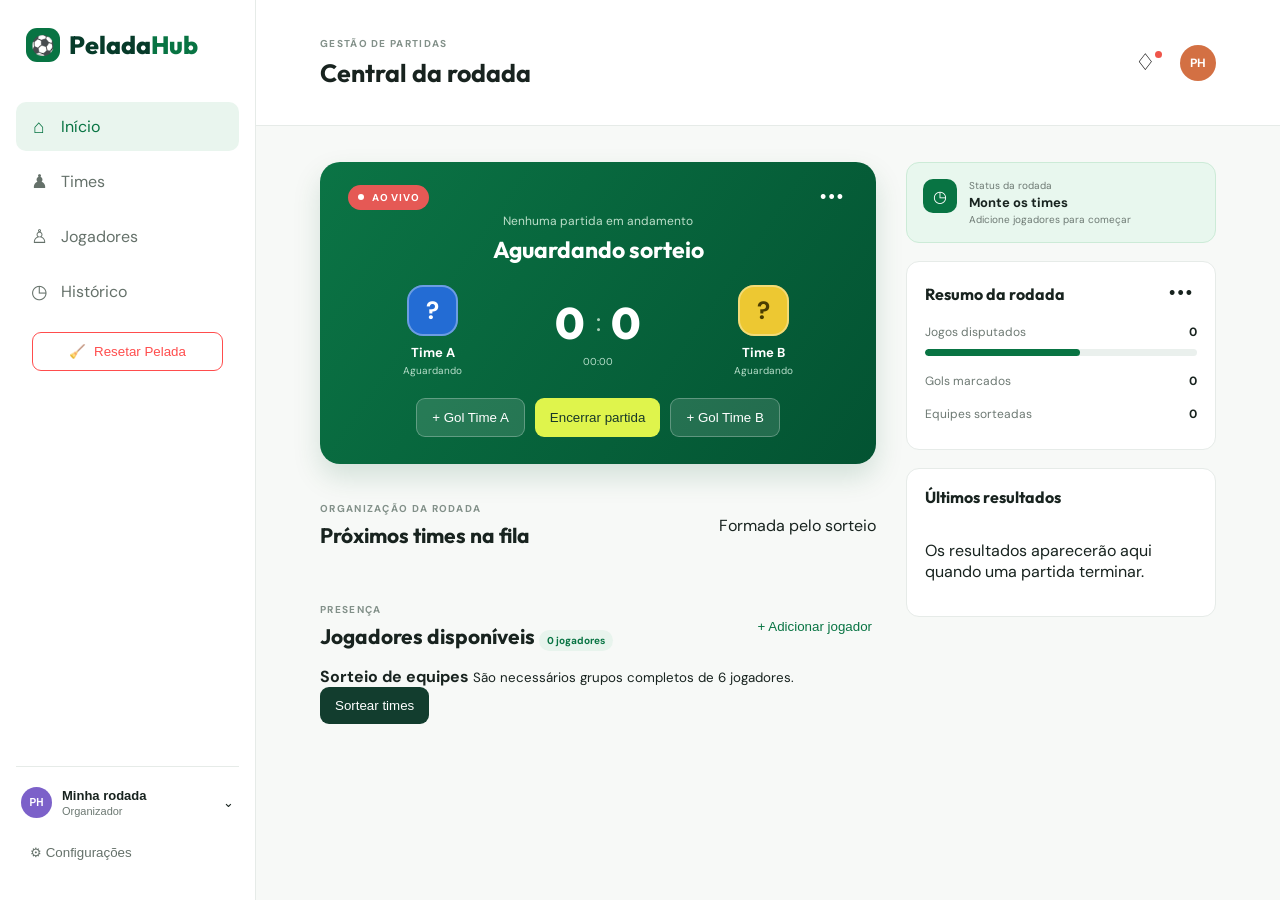
<file: src/main/resources/static/index.html>
<!DOCTYPE html>
<html lang="pt-BR">
<head>
  <meta charset="UTF-8">
  <meta name="viewport" content="width=device-width, initial-scale=1.0">
  <meta name="theme-color" content="#0b7a45">
  <title>PeladaHub | Gestão de futebol</title>
  <link rel="preconnect" href="https://fonts.googleapis.com">
  <link rel="preconnect" href="https://fonts.gstatic.com" crossorigin>
  <link href="https://fonts.googleapis.com/css2?family=DM+Sans:wght@400;500;600;700&family=Outfit:wght@600;700;800&display=swap" rel="stylesheet">
  <link rel="stylesheet" href="styles.css">
  <link rel="stylesheet" href="enhancements.css?v=1.2">
</head>
<body>
  <div class= "app-shell">
    <aside class="sidebar" aria-label="Navegação principal">
      <a class="brand" href="#inicio">
        <span class="brand-mark">⚽</span><span>Pelada<span>Hub</span></span>
      </a>
      
      <nav class="nav-links">
        <a class="active" href="#inicio"><span>⌂</span> Início</a>
        <a href="#times"><span>♟</span> Times</a>
        <a href="#jogadores"><span>♙</span> Jogadores</a>
        <a href="#historico"><span>◷</span> Histórico</a>
      </nav>

      <!-- BOTÃO DE RESETAR PELADA INTEGRADO -->
      <div style="padding: 0 1rem; margin-top: 1rem;">
        <button id="resetAppButton" class="outline-button" style="width: 100%; border-color: #ff4d4d; color: #ff4d4d; justify-content: center; display: flex; gap: 8px;" type="button">
          <span>🧹</span> Resetar Pelada
        </button>
      </div>

      <div class="sidebar-bottom">
        <button class="club-card" type="button">
          <span class="avatar mini">PH</span>
          <span><b>Minha rodada</b><small>Organizador</small></span>
          <span>⌄</span>
        </button>
        <button class="plain-button" type="button">⚙ Configurações</button>
      </div>
    </aside>

    <main>
      <header class="topbar" id="inicio">
        <button class="menu-button" id="menuButton" aria-label="Abrir menu">☰</button>
        <div>
          <p class="eyebrow">GESTÃO DE PARTIDAS</p>
          <h1>Central da rodada</h1>
        </div>
        <div class="header-actions">
          <button class="notification" aria-label="Notificações">♢<i></i></button>
          <span class="avatar">PH</span>
        </div>
      </header>

      <section class="content-grid">
        <div class="primary-column">
          <section class="match-card" aria-labelledby="match-title">
            <div class="match-top">
              <span class="live-pill"><i></i> AO VIVO</span>
              <button class="icon-button" aria-label="Mais opções">•••</button>
            </div>
            <p class="match-place" id="matchPlace">Nenhuma partida em andamento</p>
            <h2 id="match-title">Aguardando sorteio</h2>
            
            <div class="scoreboard">
              <div class="team current">
                <div class="team-emblem blue">?</div>
                <b id="teamAName">Time A</b>
                <small id="teamACaptain">Aguardando</small>
              </div>
              <div class="score">
                <strong id="scoreA">0</strong>
                <span>:</span>
                <strong id="scoreB">0</strong>
                <small id="matchTimer">00:00</small>
              </div>
              <div class="team current">
                <div class="team-emblem yellow">?</div>
                <b id="teamBName">Time B</b>
                <small id="teamBCaptain">Aguardando</small>
              </div>
            </div>

            <div class="match-actions">
              <button class="outline-button" id="goalA" disabled>+ Gol Time A</button>
              <button class="dark-button" id="finishMatch" disabled>Encerrar partida</button>
              <button class="outline-button" id="goalB" disabled>+ Gol Time B</button>
            </div>
          </section>

          <section class="section-block" id="times">
            <div class="section-heading">
              <div>
                <p class="eyebrow">ORGANIZAÇÃO DA RODADA</p>
                <h2>Próximos times na fila</h2>
              </div>
              <span class="queue-hint">Formada pelo sorteio</span>
            </div>
            <div class="queue-list" id="queueList"></div>
          </section>

          <section class="section-block" id="jogadores">
            <div class="section-heading">
              <div>
                <p class="eyebrow">PRESENÇA</p>
                <h2>Jogadores disponíveis <span class="count-pill" id="confirmedCount">0 jogadores</span></h2>
              </div>
              <button class="text-button" id="addPlayer">+ Adicionar jogador</button>
            </div>
            <div class="players-grid" id="playersGrid"></div>
            <div class="draw-panel">
              <div>
                <b>Sorteio de equipes</b>
                <small>São necessários grupos completos de 6 jogadores.</small>
              </div>
              <button class="dark-button" id="drawTeams" disabled>Sortear times</button>
            </div>
          </section>
        </div>

        <aside class="right-column">
          <section class="info-card">
            <div class="info-icon">◷</div>
            <div>
              <p>Status da rodada</p>
              <b id="roundStatus">Monte os times</b>
              <small id="roundDetail">Adicione jogadores para começar</small>
            </div>
          </section>

          <section class="side-card">
            <div class="side-heading">
              <h2>Resumo da rodada</h2>
              <button class="icon-button">•••</button>
            </div>
            <div class="summary-row">
              <span>Jogos disputados</span>
              <b id="gamesPlayed">0</b>
            </div>
            <div class="progress">
              <i id="progressBar"></i>
            </div>
            <div class="summary-row">
              <span>Gols marcados</span>
              <b id="goalsTotal">0</b>
            </div>
            <div class="summary-row">
              <span>Equipes sorteadas</span>
              <b id="teamsTotal">0</b>
            </div>
          </section>

          <section class="side-card" id="historico">
            <div class="side-heading">
              <h2>Últimos resultados</h2>
            </div>
            <div class="results" id="results">
              <p class="empty-state">Os resultados aparecerão aqui quando uma partida terminar.</p>
            </div>
          </section>
        </aside>
      </section>
    </main>
  </div>

  <dialog id="playerDialog">
    <form method="dialog" id="playerForm">
      <button class="close" value="cancel" aria-label="Fechar">×</button>
      <p class="eyebrow">PRESENÇA</p>
      <h2>Adicionar jogador</h2>
      <label>
        Nome do jogador
        <input name="player" required maxlength="40" placeholder="Ex.: Leonardo Santos" autofocus>
      </label>
      <button class="dark-button" value="default">Confirmar jogador</button>
    </form>
  </dialog>

  <div class="toast" id="toast" role="status"></div>
  
  <script src="app.js?v=1.1"></script>
</body>
</html>
</file>
<file: src/main/resources/static/styles.css>
:root{--green:#087443;--deep:#073b2a;--lime:#dff44c;--ink:#18231f;--muted:#6d7973;--line:#e6ebe8;--paper:#f7f9f7;--white:#fff;--shadow:0 14px 35px #12322212}*{box-sizing:border-box}body{margin:0;background:var(--paper);color:var(--ink);font-family:"DM Sans",sans-serif}.app-shell{display:flex;min-height:100vh}.sidebar{width:256px;background:#fff;border-right:1px solid var(--line);padding:28px 16px;display:flex;flex-direction:column;position:fixed;inset:0 auto 0 0;z-index:5}.brand{font:800 25px Outfit,sans-serif;text-decoration:none;color:var(--deep);display:flex;align-items:center;gap:9px;padding:0 10px 40px}.brand-mark{height:34px;width:34px;display:grid;place-items:center;border-radius:11px;background:var(--green);font-size:19px}.brand span span{color:var(--green)}.nav-links{display:grid;gap:6px}.nav-links a,.plain-button{display:flex;gap:13px;align-items:center;border:0;background:none;text-decoration:none;color:#65716a;padding:12px 14px;border-radius:10px;font:600 14px inherit;text-align:left}.nav-links a span{font-size:19px;width:18px;text-align:center}.nav-links a.active{background:#e9f5ee;color:var(--green)}.sidebar-bottom{margin-top:auto}.club-card{border:0;border-top:1px solid var(--line);background:white;width:100%;padding:20px 5px 15px;display:flex;align-items:center;gap:10px;text-align:left;color:var(--ink)}.club-card>span:nth-child(2){flex:1;font-size:13px}.club-card b,.club-card small{display:block}.club-card small{color:var(--muted);font-size:11px;margin-top:2px}.avatar{width:36px;height:36px;border-radius:50%;display:grid;place-items:center;color:#fff;background:#d37043;font-size:12px;font-weight:700}.avatar.mini{width:31px;height:31px;background:#7c61c9;font-size:10px}main{width:calc(100% - 256px);margin-left:256px}.topbar{height:126px;padding:30px clamp(24px,5vw,68px);background:#fff;border-bottom:1px solid var(--line);display:flex;align-items:center;justify-content:space-between}.eyebrow{font-size:10px;letter-spacing:1.3px;font-weight:700;color:#829089;margin:0 0 7px}.topbar h1,.section-heading h2,.side-heading h2,dialog h2{font:700 25px Outfit,sans-serif;margin:0}.topbar h1 span{font-size:19px}.header-actions{display:flex;align-items:center;gap:18px}.notification{border:0;background:transparent;font-size:23px;position:relative}.notification i{position:absolute;width:7px;height:7px;background:#ef554a;border-radius:50%;top:3px;right:0}.menu-button{display:none}.content-grid{max-width:1370px;margin:auto;padding:36px clamp(24px,5vw,68px) 60px;display:grid;grid-template-columns:minmax(0,1fr) 310px;gap:30px}.match-card{background:linear-gradient(125deg,#0b7445,#035332);color:white;border-radius:20px;padding:22px 28px 27px;box-shadow:0 13px 28px #07583226}.match-top,.side-heading,.section-heading,.summary-row{display:flex;justify-content:space-between;align-items:center}.live-pill{background:#e55955;padding:6px 10px;border-radius:20px;font-size:10px;font-weight:700;letter-spacing:.8px}.live-pill i{display:inline-block;width:6px;height:6px;background:white;border-radius:50%;margin-right:5px;vertical-align:1px}.icon-button{border:0;background:transparent;color:inherit;font-size:18px;letter-spacing:2px;padding:3px}.match-place{text-align:center;color:#bcdfca;font-size:12px;margin:2px 0 6px}.match-card h2{text-align:center;font:700 23px Outfit,sans-serif;margin:0}.scoreboard{display:flex;justify-content:center;align-items:center;gap:min(8vw,70px);margin:21px 0}.team{text-align:center;min-width:105px}.team-emblem{width:51px;height:51px;margin:0 auto 8px;display:grid;place-items:center;border-radius:16px;font-size:25px;font-weight:700;box-shadow:inset 0 0 0 2px #ffffff55}.team b,.team small{display:block}.team b{font-size:13px}.team small{font-size:10px;color:#b7deca;margin-top:3px}.blue{background:#236cd4}.yellow{background:#edc832;color:#4b3d00}.red{background:#e4564c}.green{background:#319869}.white{background:#fff;color:#6d7973}.score{display:grid;grid-template-columns:1fr 12px 1fr;align-items:center;column-gap:7px;text-align:center}.score strong{font:800 44px Outfit,sans-serif}.score>span{font-size:26px;color:#a8d1b9}.score small{grid-column:1/4;color:#b7deca;font-size:10px;margin-top:5px}.match-actions{display:flex;justify-content:center;gap:10px}.outline-button,.dark-button,.text-button{border:0;border-radius:9px;font:700 12px inherit;padding:11px 15px;cursor:pointer}.outline-button{color:white;background:#ffffff20;border:1px solid #ffffff45}.dark-button{background:#123d2e;color:#fff}.match-card .dark-button{background:var(--lime);color:#183829}.section-block{margin-top:38px}.section-heading{margin-bottom:17px}.section-heading h2{font-size:21px}.count-pill{color:var(--green);background:#e8f4ed;border-radius:15px;padding:4px 8px;font:700 10px "DM Sans"}.text-button{padding:4px;background:transparent;color:var(--green)}.queue-list{display:grid;gap:10px}.queue-item{display:grid;grid-template-columns:30px 40px 1fr auto;align-items:center;gap:12px;background:#fff;border:1px solid var(--line);border-radius:13px;padding:12px 14px;box-shadow:0 2px 9px #172c2010}.queue-position{font:800 14px Outfit;color:#94a19a;text-align:center}.queue-item:first-child{border-color:#aad8b9;background:#fbfffb}.queue-name b,.queue-name small{display:block}.queue-name b{font-size:13px}.queue-name small{font-size:11px;color:var(--muted);margin-top:2px}.queue-status{color:var(--green);background:#e6f5ec;padding:5px 8px;border-radius:14px;font-size:10px;font-weight:700}.queue-remove{color:#9aaca1;border:0;background:none;font-size:19px;cursor:pointer}.players-grid{display:grid;grid-template-columns:repeat(3,1fr);gap:10px}.player{background:#fff;border:1px solid var(--line);border-radius:13px;padding:13px;display:flex;align-items:center;gap:9px}.player-info{min-width:0;flex:1}.player b,.player small{display:block;white-space:nowrap;overflow:hidden;text-overflow:ellipsis}.player b{font-size:12px}.player small{font-size:10px;color:var(--muted);margin-top:3px}.check{color:var(--green);font-size:16px}.right-column{display:grid;align-content:start;gap:18px}.info-card{background:#e8f7ee;border:1px solid #ccebd7;border-radius:13px;padding:16px;display:flex;gap:12px}.info-icon{color:#fff;background:var(--green);border-radius:10px;width:34px;height:34px;display:grid;place-items:center}.info-card p,.info-card b,.info-card small{margin:0;display:block}.info-card p,.info-card small{font-size:10px;color:var(--muted)}.info-card b{font-size:13px;margin:2px 0}.side-card{background:#fff;border:1px solid var(--line);border-radius:13px;padding:18px}.side-heading h2{font-size:16px}.summary-row{font-size:12px;margin:17px 0 9px}.summary-row span{color:var(--muted)}.progress{height:7px;background:#eaf0ed;border-radius:9px;overflow:hidden}.progress i{display:block;height:100%;width:57%;background:var(--green);border-radius:9px}.results{display:grid;gap:17px;margin-top:17px}.results>div{display:flex;align-items:center;gap:6px;font-size:11px}.results b{font-size:11px;flex:1}.results strong{font:700 16px Outfit}.results em{color:var(--muted);font-style:normal}.team-emblem.tiny{width:24px;height:24px;border-radius:8px;margin:0;font-size:11px}dialog{border:0;border-radius:18px;padding:0;width:min(400px,calc(100% - 32px));box-shadow:0 25px 70px #0004}dialog::backdrop{background:#08271980}dialog form{padding:28px;display:grid;gap:16px}dialog label{font-size:12px;font-weight:700;display:grid;gap:6px}dialog input{border:1px solid #d8e0dc;border-radius:8px;padding:11px;font:14px inherit}.close{position:absolute;right:14px;top:9px;border:0;background:none;font-size:25px;color:#68776f}.toast{position:fixed;bottom:25px;left:50%;transform:translate(-50%,100px);background:#173e2f;color:#fff;padding:12px 18px;border-radius:10px;font-size:13px;box-shadow:var(--shadow);transition:.25s;z-index:10}.toast.show{transform:translate(-50%,0)}
@media(max-width:1050px){.content-grid{grid-template-columns:1fr}.right-column{grid-template-columns:repeat(3,1fr)}.right-column .side-card{min-width:0}.results>div{gap:4px}.results b{overflow:hidden;text-overflow:ellipsis}.sidebar{width:215px}main{width:calc(100% - 215px);margin-left:215px}}
@media(max-width:760px){.sidebar{transform:translateX(-100%);transition:.25s;box-shadow:10px 0 30px #0002}.sidebar.open{transform:translateX(0)}main{width:100%;margin:0}.topbar{height:auto;min-height:82px;padding:18px 20px}.menu-button{display:block;border:0;background:transparent;font-size:22px;margin-right:14px}.topbar>div:nth-child(2){margin-right:auto}.topbar h1{font-size:20px}.header-actions{gap:10px}.content-grid{padding:22px 16px 45px;gap:22px}.match-card{padding:18px 14px 19px}.scoreboard{gap:12px}.team{min-width:80px}.team-emblem{width:43px;height:43px}.score strong{font-size:36px}.match-actions{gap:7px}.match-actions button{padding:10px 8px;font-size:10px}.players-grid{grid-template-columns:repeat(2,1fr)}.right-column{grid-template-columns:1fr;gap:12px}.section-block{margin-top:29px}.queue-item{grid-template-columns:24px 36px 1fr auto;gap:8px;padding:10px}.queue-status{display:none}}
@media(max-width:380px){.topbar .eyebrow{display:none}.scoreboard{gap:3px}.team{min-width:73px}.match-card h2{font-size:20px}.players-grid{grid-template-columns:1fr}.match-actions{flex-wrap:wrap}.match-actions .dark-button{order:-1;width:100%}}
</file>
<file: src/main/resources/static/enhancements.css>
.timer-actions{display:flex;justify-content:center;margin-top:12px}.queue-item{grid-template-columns:32px 38px minmax(0,1fr) auto!important}.queue-item.on-field{background:#ecf8f0;border-color:#8dc8a5}.member-list{display:block;font-size:11px;color:#52635a;line-height:1.5;margin-top:6px;white-space:normal;overflow-wrap:anywhere}.queue-status{white-space:nowrap}.queue-status.em-campo{background:#dff44c;color:#244331}.empty-box{padding:18px;background:#fff;border:1px dashed #cfd8d3;border-radius:12px}.player-card,.player{min-width:0}.remove-player,.remove-player-btn{border:0;background:transparent;color:#9aa8a0;font-size:20px;cursor:pointer;margin-left:auto}.result-card{display:grid;grid-template-columns:minmax(0,1fr) auto minmax(0,1fr);gap:8px;align-items:center;padding:12px 0;border-bottom:1px solid #edf0ee;font-size:11px}.result-card b:last-child{text-align:right}.result-card strong{color:#087443;white-space:nowrap}@media(max-width:760px){.sidebar{z-index:30}.sidebar.open{transform:translateX(0)}.sidebar.open:after{content:'';position:fixed;inset:0 0 0 256px;background:#0005;z-index:-1}.section-heading{align-items:flex-start;gap:10px}.section-heading h2{font-size:19px}.queue-hint{display:none}.queue-item{display:grid!important;grid-template-columns:26px 32px minmax(0,1fr)!important;gap:8px!important;align-items:start!important}.queue-item .queue-status{grid-column:3;justify-self:start;margin-top:4px}.member-list{font-size:10px}.players-grid{grid-template-columns:1fr!important}.player{min-height:58px}.match-actions{display:grid;grid-template-columns:1fr 1fr}.match-actions .dark-button{grid-column:1/-1;grid-row:1}.match-actions button{width:100%}.timer-actions .outline-button{width:100%}.topbar .header-actions{display:none}}@media(max-width:390px){.scoreboard{gap:2px}.team{min-width:70px}.team b{font-size:11px}.score strong{font-size:31px}}
</file>
